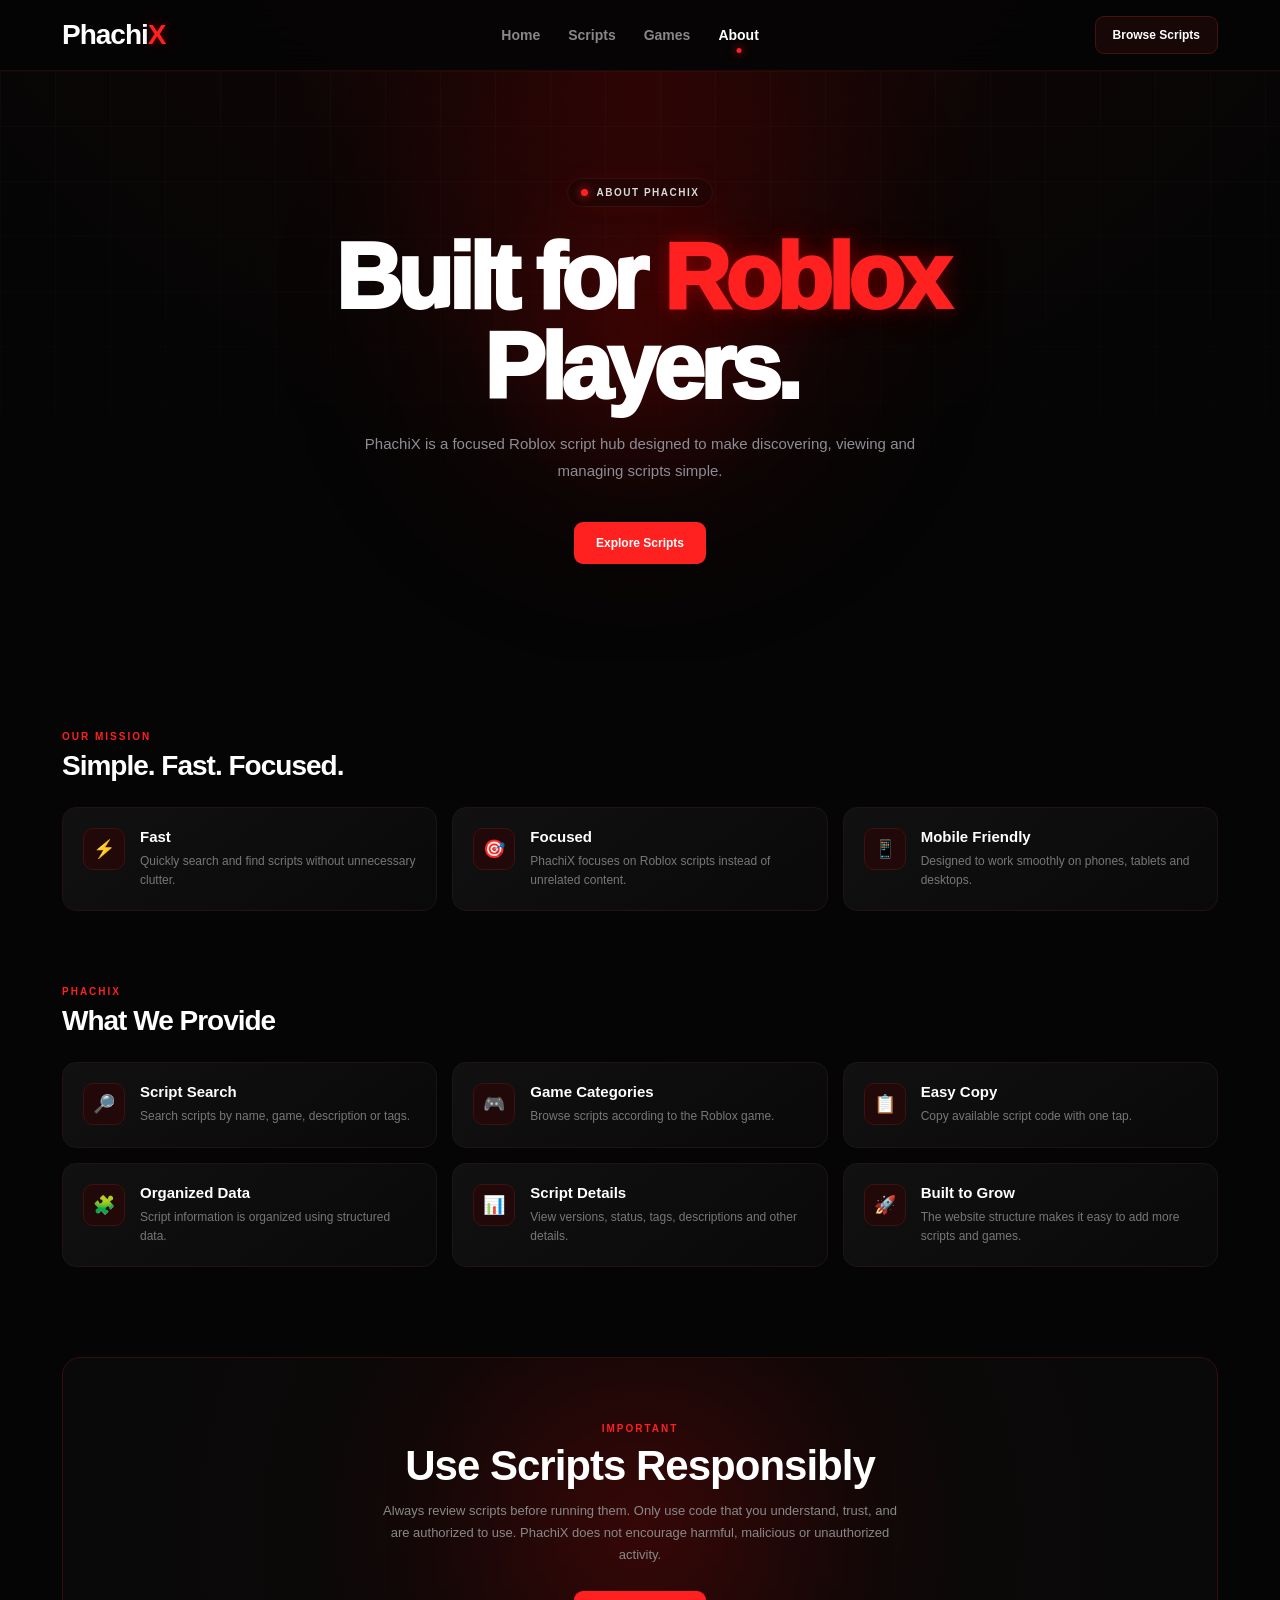
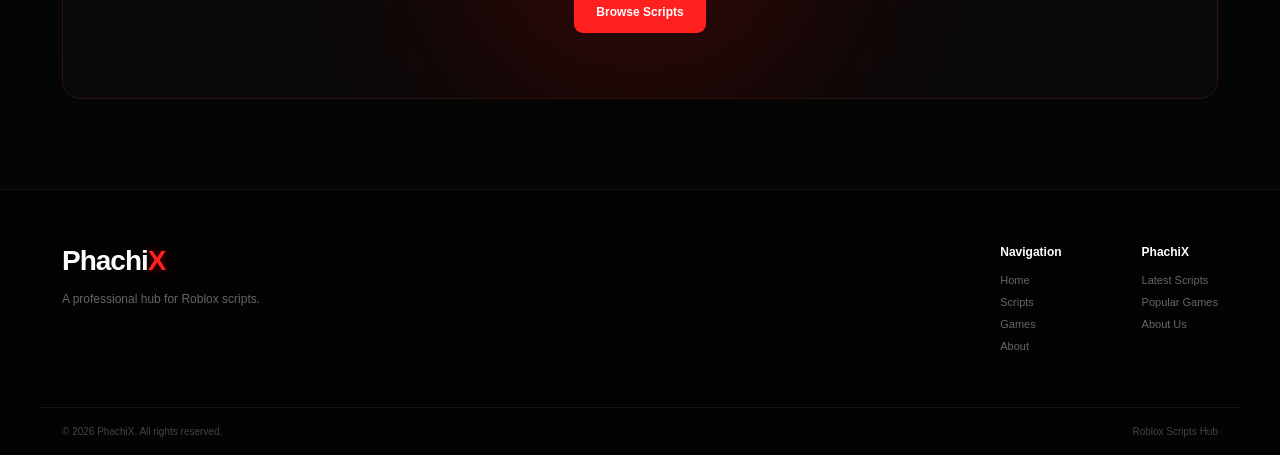
<file: about.html>
<!DOCTYPE html>
<html lang="en">

<head>

    <meta charset="UTF-8">

    <meta
        name="viewport"
        content="width=device-width, initial-scale=1.0"
    >

    <meta
        name="theme-color"
        content="#050505"
    >

    <meta
        name="description"
        content="Learn more about PhachiX, a Roblox scripts hub."
    >

    <title>PhachiX | About</title>

    <link
        rel="stylesheet"
        href="style.css"
    >

</head>


<body>


    <!-- =========================
         HEADER
    ========================== -->

    <header class="header">

        <div class="nav">

            <a
                href="index.html"
                class="logo"
            >
                Phachi<span>X</span>
            </a>


            <nav class="nav-links">

                <a href="index.html">
                    Home
                </a>

                <a href="index.html#scripts">
                    Scripts
                </a>

                <a href="index.html#games">
                    Games
                </a>

                <a
                    href="about.html"
                    class="active"
                >
                    About
                </a>

            </nav>


            <a
                href="index.html#scripts"
                class="nav-button"
            >
                Browse Scripts
            </a>

        </div>

    </header>


    <!-- =========================
         MAIN
    ========================== -->

    <main>


        <!-- =========================
             ABOUT HERO
        ========================== -->

        <section class="hero">

            <div class="hero-glow"></div>


            <div class="hero-content">

                <div class="hero-badge">

                    <span class="pulse"></span>

                    ABOUT PHACHIX

                </div>


                <h1>

                    Built for
                    <span>
                        Roblox
                    </span>
                    Players.

                </h1>


                <p>

                    PhachiX is a focused Roblox
                    script hub designed to make
                    discovering, viewing and
                    managing scripts simple.

                </p>


                <a
                    href="index.html#scripts"
                    class="cta-button"
                >
                    Explore Scripts
                </a>

            </div>

        </section>


        <!-- =========================
             ABOUT CONTENT
        ========================== -->

        <div class="container">


            <!-- =========================
                 MISSION
            ========================== -->

            <section
                class="featured"
            >

                <div class="section-heading">

                    <div>

                        <span class="eyebrow">
                            OUR MISSION
                        </span>

                        <h2>
                            Simple. Fast. Focused.
                        </h2>

                    </div>

                </div>


                <div
                    class="feature-grid"
                >


                    <article
                        class="feature-card"
                    >

                        <div class="feature-icon">
                            ⚡
                        </div>

                        <div>

                            <h3>
                                Fast
                            </h3>

                            <p>

                                Quickly search and
                                find scripts without
                                unnecessary clutter.

                            </p>

                        </div>

                    </article>


                    <article
                        class="feature-card"
                    >

                        <div class="feature-icon">
                            🎯
                        </div>

                        <div>

                            <h3>
                                Focused
                            </h3>

                            <p>

                                PhachiX focuses on
                                Roblox scripts
                                instead of unrelated
                                content.

                            </p>

                        </div>

                    </article>


                    <article
                        class="feature-card"
                    >

                        <div class="feature-icon">
                            📱
                        </div>

                        <div>

                            <h3>
                                Mobile Friendly
                            </h3>

                            <p>

                                Designed to work
                                smoothly on phones,
                                tablets and desktops.

                            </p>

                        </div>

                    </article>


                </div>

            </section>


            <!-- =========================
                 WHAT WE PROVIDE
            ========================== -->

            <section
                class="featured"
            >

                <div class="section-heading">

                    <div>

                        <span class="eyebrow">
                            PHACHIX
                        </span>

                        <h2>
                            What We Provide
                        </h2>

                    </div>

                </div>


                <div
                    class="feature-grid"
                >


                    <article
                        class="feature-card"
                    >

                        <div class="feature-icon">
                            🔎
                        </div>

                        <div>

                            <h3>
                                Script Search
                            </h3>

                            <p>

                                Search scripts by
                                name, game,
                                description or tags.

                            </p>

                        </div>

                    </article>


                    <article
                        class="feature-card"
                    >

                        <div class="feature-icon">
                            🎮
                        </div>

                        <div>

                            <h3>
                                Game Categories
                            </h3>

                            <p>

                                Browse scripts
                                according to the
                                Roblox game.

                            </p>

                        </div>

                    </article>


                    <article
                        class="feature-card"
                    >

                        <div class="feature-icon">
                            📋
                        </div>

                        <div>

                            <h3>
                                Easy Copy
                            </h3>

                            <p>

                                Copy available
                                script code with
                                one tap.

                            </p>

                        </div>

                    </article>


                    <article
                        class="feature-card"
                    >

                        <div class="feature-icon">
                            🧩
                        </div>

                        <div>

                            <h3>
                                Organized Data
                            </h3>

                            <p>

                                Script information
                                is organized using
                                structured data.

                            </p>

                        </div>

                    </article>


                    <article
                        class="feature-card"
                    >

                        <div class="feature-icon">
                            📊
                        </div>

                        <div>

                            <h3>
                                Script Details
                            </h3>

                            <p>

                                View versions,
                                status, tags,
                                descriptions and
                                other details.

                            </p>

                        </div>

                    </article>


                    <article
                        class="feature-card"
                    >

                        <div class="feature-icon">
                            🚀
                        </div>

                        <div>

                            <h3>
                                Built to Grow
                            </h3>

                            <p>

                                The website structure
                                makes it easy to add
                                more scripts and games.

                            </p>

                        </div>

                    </article>


                </div>

            </section>


            <!-- =========================
                 NOTICE
            ========================== -->

            <section
                class="cta"
            >

                <div class="cta-glow"></div>


                <div class="cta-content">

                    <span class="eyebrow">
                        IMPORTANT
                    </span>


                    <h2>
                        Use Scripts Responsibly
                    </h2>


                    <p>

                        Always review scripts before
                        running them. Only use code
                        that you understand, trust,
                        and are authorized to use.
                        PhachiX does not encourage
                        harmful, malicious or
                        unauthorized activity.

                    </p>


                    <a
                        href="index.html#scripts"
                        class="cta-button"
                    >
                        Browse Scripts
                    </a>

                </div>

            </section>


        </div>

    </main>


    <!-- =========================
         FOOTER
    ========================== -->

    <footer class="footer">

        <div class="footer-main">


            <div class="footer-brand">

                <a
                    href="index.html"
                    class="logo"
                >
                    Phachi<span>X</span>
                </a>


                <p>

                    A professional hub for
                    Roblox scripts.

                </p>

            </div>


            <div class="footer-links">


                <div>

                    <h4>
                        Navigation
                    </h4>

                    <a href="index.html">
                        Home
                    </a>

                    <a href="index.html#scripts">
                        Scripts
                    </a>

                    <a href="index.html#games">
                        Games
                    </a>

                    <a href="about.html">
                        About
                    </a>

                </div>


                <div>

                    <h4>
                        PhachiX
                    </h4>

                    <a href="index.html#scripts">
                        Latest Scripts
                    </a>

                    <a href="index.html#games">
                        Popular Games
                    </a>

                    <a href="about.html">
                        About Us
                    </a>

                </div>


            </div>

        </div>


        <div class="footer-bottom">

            <span>
                © 2026 PhachiX. All rights reserved.
            </span>

            <span>
                Roblox Scripts Hub
            </span>

        </div>

    </footer>


</body>

</html>
</file>
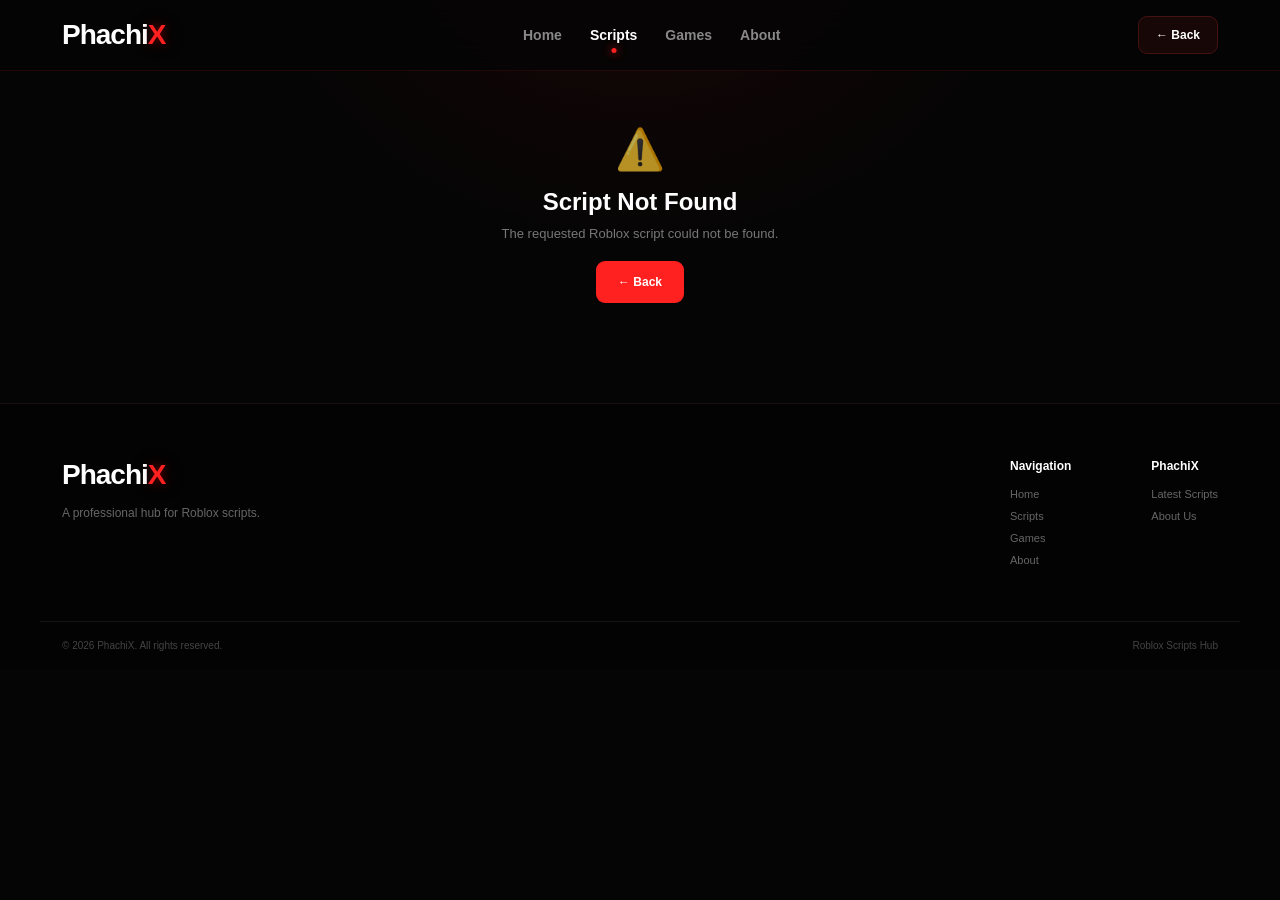
<file: script.html>
<!DOCTYPE html>
<html lang="en">

<head>
    <meta charset="UTF-8">

    <meta
        name="viewport"
        content="width=device-width, initial-scale=1.0"
    >

    <meta
        name="theme-color"
        content="#050505"
    >

    <meta
        name="description"
        content="View Roblox script details on PhachiX."
    >

    <title>PhachiX | Script</title>

    <link
        rel="stylesheet"
        href="style.css"
    >
</head>

<body>

<header class="header">

    <div class="nav">

        <a
            href="index.html"
            class="logo"
        >
            Phachi<span>X</span>
        </a>

        <nav class="nav-links">

            <a href="index.html">
                Home
            </a>

            <a
                href="index.html#scripts"
                class="active"
            >
                Scripts
            </a>

            <a href="index.html#games">
                Games
            </a>

            <a href="about.html">
                About
            </a>

        </nav>

        <button
            id="backButton"
            class="nav-button"
            type="button"
        >
            ← Back
        </button>

    </div>

</header>


<main class="script-page">

    <!-- Loading -->

    <div
        id="loading"
        class="loading-card"
    >

        <div class="loader"></div>

        <p>
            Loading script...
        </p>

    </div>


    <!-- Script Content -->

    <div
        id="scriptContent"
        style="display:none;"
    >

        <!-- Breadcrumb -->

        <div
            style="
                margin-bottom:18px;
                color:#666;
                font-size:11px;
            "
        >

            <a
                href="index.html"
                style="
                    color:#888;
                    text-decoration:none;
                "
            >
                Home
            </a>

            <span>/</span>

            <a
                href="index.html#scripts"
                style="
                    color:#888;
                    text-decoration:none;
                "
            >
                Scripts
            </a>

            <span>/</span>

            <span
                id="breadcrumbName"
                style="color:#aaa;"
            >
                Script
            </span>

        </div>


        <!-- Header -->

        <section class="script-header">

            <div>

                <div
                    id="game"
                    class="game"
                >
                    Roblox
                </div>

                <h1 id="name">
                    Script Name
                </h1>

                <p id="description">
                    Script description.
                </p>

            </div>


            <div
                id="status"
                class="status"
            >
                ● WORKING
            </div>

        </section>


        <!-- Info -->

        <div class="info">

            <span id="version">
                Version 1.0.0
            </span>

            <span id="views">
                👁 0
            </span>

            <span id="updated">
                Updated recently
            </span>

        </div>


        <!-- Tags -->

        <div
            id="tags"
            class="tags"
        ></div>


        <!-- Page Link -->

        <section
            class="code-box"
            style="margin-bottom:18px;"
        >

            <div class="code-top">

                <span>
                    Page Link
                </span>

                <button
                    id="copyPageLink"
                    type="button"
                >
                    Copy Link
                </button>

            </div>

            <div
                style="
                    padding:15px;
                    color:#777;
                    font-family:monospace;
                    font-size:11px;
                    word-break:break-all;
                "
                id="pageLink"
            >
                Loading page link...
            </div>

        </section>


        <!-- Script Code -->

        <section class="code-box">

            <div class="code-top">

                <span>
                    Script Code
                </span>

                <button
                    id="copyButton"
                    type="button"
                >
                    Copy Script
                </button>

            </div>

            <pre><code id="code"></code></pre>

        </section>


        <!-- Notice -->

        <div
            style="
                margin-top:18px;
                padding:15px 17px;
                border:1px solid #261717;
                border-radius:10px;
                background:#0b0909;
                color:#666;
                font-size:11px;
                line-height:1.7;
            "
        >

            <strong>
                PhachiX Notice:
            </strong>

            Always review scripts before running
            them. Only use scripts you trust and
            are authorized to use.

        </div>


        <!-- Bottom Buttons -->

        <div
            style="
                margin-top:25px;
                display:flex;
                justify-content:center;
                gap:10px;
                flex-wrap:wrap;
            "
        >

            <button
                id="bottomBack"
                type="button"
                class="cta-button"
                style="border:0;cursor:pointer;"
            >
                ← Back
            </button>

            <button
                id="bottomCopyLink"
                type="button"
                class="cta-button"
                style="border:0;cursor:pointer;"
            >
                🔗 Copy Page Link
            </button>

        </div>

    </div>


    <!-- Error -->

    <section
        id="error"
        style="display:none;text-align:center;"
    >

        <div class="empty-icon">
            ⚠️
        </div>

        <h2>
            Script Not Found
        </h2>

        <p
            style="
                margin:10px 0 20px;
                color:#777;
                font-size:13px;
            "
        >
            The requested Roblox script
            could not be found.
        </p>

        <button
            id="errorBack"
            type="button"
            class="cta-button"
            style="border:0;cursor:pointer;"
        >
            ← Back
        </button>

    </section>

</main>


<footer class="footer">

    <div class="footer-main">

        <div class="footer-brand">

            <a
                href="index.html"
                class="logo"
            >
                Phachi<span>X</span>
            </a>

            <p>
                A professional hub for
                Roblox scripts.
            </p>

        </div>


        <div class="footer-links">

            <div>

                <h4>
                    Navigation
                </h4>

                <a href="index.html">
                    Home
                </a>

                <a href="index.html#scripts">
                    Scripts
                </a>

                <a href="index.html#games">
                    Games
                </a>

                <a href="about.html">
                    About
                </a>

            </div>


            <div>

                <h4>
                    PhachiX
                </h4>

                <a href="index.html#scripts">
                    Latest Scripts
                </a>

                <a href="about.html">
                    About Us
                </a>

            </div>

        </div>

    </div>


    <div class="footer-bottom">

        <span>
            © 2026 PhachiX.
            All rights reserved.
        </span>

        <span>
            Roblox Scripts Hub
        </span>

    </div>

</footer>


<script>

"use strict";


/* =========================================
   ELEMENTS
========================================= */

const loading =
    document.getElementById("loading");

const content =
    document.getElementById("scriptContent");

const error =
    document.getElementById("error");

const nameElement =
    document.getElementById("name");

const gameElement =
    document.getElementById("game");

const descriptionElement =
    document.getElementById("description");

const statusElement =
    document.getElementById("status");

const versionElement =
    document.getElementById("version");

const viewsElement =
    document.getElementById("views");

const updatedElement =
    document.getElementById("updated");

const tagsElement =
    document.getElementById("tags");

const codeElement =
    document.getElementById("code");

const copyButton =
    document.getElementById("copyButton");

const copyPageLink =
    document.getElementById("copyPageLink");

const bottomCopyLink =
    document.getElementById("bottomCopyLink");

const pageLink =
    document.getElementById("pageLink");

const breadcrumbName =
    document.getElementById("breadcrumbName");

const backButton =
    document.getElementById("backButton");

const bottomBack =
    document.getElementById("bottomBack");

const errorBack =
    document.getElementById("errorBack");


/* =========================================
   URL
========================================= */

const params =
    new URLSearchParams(
        window.location.search
    );

const scriptID =
    params.get("id");


/* =========================================
   BACK FUNCTION
========================================= */

function goBack(){

    /*
       First try browser history.
       If there is no useful history,
       go to the scripts page.
    */

    if(
        document.referrer &&
        window.history.length > 1
    ){

        window.history.back();

    }else{

        window.location.href =
            "index.html#scripts";

    }

}


/* =========================================
   BACK BUTTONS
========================================= */

backButton.addEventListener(
    "click",
    goBack
);

bottomBack.addEventListener(
    "click",
    goBack
);

errorBack.addEventListener(
    "click",
    goBack
);


/* =========================================
   LOAD SCRIPT
========================================= */

async function loadScript(){

    try{

        if(!scriptID){

            throw new Error(
                "Missing script ID"
            );

        }


        const response =
            await fetch(
                "data/scripts.json",
                {
                    cache:"no-store"
                }
            );


        if(!response.ok){

            throw new Error(
                "JSON file not found"
            );

        }


        const data =
            await response.json();


        const scripts =
            Array.isArray(data.scripts)
                ? data.scripts
                : [];


        const script =
            scripts.find(
                item =>
                    String(item.id) ===
                    String(scriptID)
            );


        if(!script){

            throw new Error(
                "Script not found"
            );

        }


        /* =================================
           PAGE TITLE
        ================================= */

        document.title =
            "PhachiX | " +
            (script.name || "Script");


        /* =================================
           BASIC DATA
        ================================= */

        nameElement.textContent =
            script.name ||
            "Unnamed Script";

        breadcrumbName.textContent =
            script.name ||
            "Script";

        gameElement.textContent =
            script.game ||
            "Roblox";

        descriptionElement.textContent =
            script.description ||
            "No description available.";

        statusElement.textContent =
            "● " +
            (
                script.status ||
                "UNKNOWN"
            );

        versionElement.textContent =
            "Version " +
            (
                script.version ||
                "1.0.0"
            );


        /* =================================
           VIEWS
        ================================= */

        const views =
            Number(script.views) || 0;

        viewsElement.textContent =
            "👁 " +
            formatNumber(views);


        /* =================================
           UPDATED
        ================================= */

        updatedElement.textContent =
            script.updated
                ? "Updated " +
                  script.updated
                : "Updated recently";


        /* =================================
           TAGS
        ================================= */

        tagsElement.innerHTML = "";

        const tags =
            Array.isArray(script.tags)
                ? script.tags
                : [];


        tags.forEach(tag => {

            const element =
                document.createElement(
                    "span"
                );

            element.className =
                "tag";

            element.textContent =
                tag;

            tagsElement.appendChild(
                element
            );

        });


        /* =================================
           SCRIPT CODE
        ================================= */

        const scriptCode =
            script.code || "";


        codeElement.textContent =
            scriptCode ||
            "-- No script code available.";


        /* =================================
           PAGE LINK
        ================================= */

        const currentPage =
            window.location.href;


        pageLink.textContent =
            currentPage;


        /* =================================
           COPY SCRIPT
        ================================= */

        copyButton.onclick =
            async function(){

                if(!scriptCode){

                    showButtonMessage(
                        copyButton,
                        "No Code"
                    );

                    return;

                }


                const success =
                    await copyText(
                        scriptCode
                    );


                if(success){

                    showButtonMessage(
                        copyButton,
                        "Copied ✓"
                    );

                }else{

                    showButtonMessage(
                        copyButton,
                        "Copy Failed"
                    );

                }

            };


        /* =================================
           COPY PAGE LINK
        ================================= */

        copyPageLink.onclick =
            async function(){

                const success =
                    await copyText(
                        currentPage
                    );


                if(success){

                    showButtonMessage(
                        copyPageLink,
                        "Copied ✓"
                    );

                }else{

                    showButtonMessage(
                        copyPageLink,
                        "Copy Failed"
                    );

                }

            };


        bottomCopyLink.onclick =
            async function(){

                const success =
                    await copyText(
                        currentPage
                    );


                if(success){

                    showButtonMessage(
                        bottomCopyLink,
                        "Copied ✓"
                    );

                }else{

                    showButtonMessage(
                        bottomCopyLink,
                        "Copy Failed"
                    );

                }

            };


        /* =================================
           SHOW PAGE
        ================================= */

        loading.style.display =
            "none";

        content.style.display =
            "block";

        error.style.display =
            "none";

    }

    catch(loadError){

        console.error(
            "PhachiX:",
            loadError
        );

        loading.style.display =
            "none";

        content.style.display =
            "none";

        error.style.display =
            "block";

    }

}


/* =========================================
   COPY TEXT
========================================= */

async function copyText(text){

    if(!text){
        return false;
    }


    try{

        if(
            navigator.clipboard &&
            window.isSecureContext
        ){

            await navigator.clipboard.writeText(
                text
            );

            return true;

        }


        /* Fallback for some mobile browsers */

        const textarea =
            document.createElement(
                "textarea"
            );

        textarea.value =
            text;

        textarea.style.position =
            "fixed";

        textarea.style.left =
            "-9999px";

        textarea.style.top =
            "0";

        document.body.appendChild(
            textarea
        );

        textarea.focus();

        textarea.select();

        const copied =
            document.execCommand(
                "copy"
            );

        textarea.remove();

        return copied;

    }

    catch(error){

        console.error(
            "Copy error:",
            error
        );

        return false;

    }

}


/* =========================================
   BUTTON MESSAGE
========================================= */

function showButtonMessage(
    button,
    message
){

    const oldText =
        button.textContent;


    button.textContent =
        message;


    if(message === "Copied ✓"){

        button.style.background =
            "#168a4b";

    }


    setTimeout(()=>{

        button.textContent =
            oldText;

        button.style.background =
            "";

    },1600);

}


/* =========================================
   NUMBER FORMAT
========================================= */

function formatNumber(number){

    if(number >= 1000000){

        return (
            number / 1000000
        )
        .toFixed(1)
        .replace(".0","")
        + "M";

    }


    if(number >= 1000){

        return (
            number / 1000
        )
        .toFixed(1)
        .replace(".0","")
        + "K";

    }


    return String(number);

}


/* =========================================
   START
========================================= */

loadScript();

</script>

</body>
</html>
</file>
<file: style.css>
*{
    margin:0;
    padding:0;
    box-sizing:border-box;
}

:root{
    --bg:#050505;
    --bg2:#090909;
    --card:#0d0d0f;
    --card2:#111113;

    --red:#ff2020;
    --red2:#ff3b3b;
    --red-dark:#5f0909;

    --border:#251010;

    --text:#ffffff;
    --muted:#8d8d94;
    --muted2:#5d5d63;

    --green:#42e88b;
}

html{
    scroll-behavior:smooth;
}

body{
    background:
        radial-gradient(
            circle at 50% -20%,
            rgba(255,20,20,.10),
            transparent 35%
        ),
        var(--bg);

    color:var(--text);

    font-family:
        Arial,
        Helvetica,
        sans-serif;

    min-height:100vh;

    overflow-x:hidden;
}

a{
    color:inherit;
}

button,
input{
    font:inherit;
}


/* =========================================
   HEADER
========================================= */

.header{
    position:sticky;
    top:0;
    z-index:999;

    background:
        rgba(5,5,5,.86);

    border-bottom:
        1px solid rgba(255,30,30,.12);

    backdrop-filter:blur(18px);
    -webkit-backdrop-filter:blur(18px);
}

.nav{
    width:100%;
    max-width:1200px;

    min-height:70px;

    margin:auto;
    padding:0 22px;

    display:flex;
    align-items:center;
    justify-content:space-between;

    gap:25px;
}

.logo{
    text-decoration:none;

    font-size:28px;
    font-weight:900;

    letter-spacing:-1px;

    white-space:nowrap;
}

.logo span{
    color:var(--red);

    text-shadow:
        0 0 10px rgba(255,0,0,.4),
        0 0 30px rgba(255,0,0,.15);
}

.nav-links{
    display:flex;
    align-items:center;
    justify-content:center;

    gap:28px;
}

.nav-links a{
    position:relative;

    color:#888;

    text-decoration:none;

    font-size:14px;
    font-weight:600;

    transition:.25s;
}

.nav-links a:hover,
.nav-links a.active{
    color:#fff;
}

.nav-links a.active::after{
    content:"";

    position:absolute;

    left:50%;
    bottom:-10px;

    width:5px;
    height:5px;

    transform:translateX(-50%);

    border-radius:50%;

    background:var(--red);

    box-shadow:
        0 0 10px var(--red);
}

.nav-button{
    text-decoration:none;

    padding:11px 17px;

    border:
        1px solid #451111;

    border-radius:9px;

    background:#170707;

    color:#fff;

    font-size:12px;
    font-weight:700;

    transition:.25s;
}

.nav-button:hover{
    background:var(--red);

    border-color:var(--red);

    box-shadow:
        0 0 22px rgba(255,0,0,.22);
}


/* =========================================
   HERO
========================================= */

.hero{
    position:relative;

    min-height:590px;

    display:flex;
    align-items:center;
    justify-content:center;

    padding:
        90px 20px 80px;

    overflow:hidden;

    text-align:center;

    background:
        radial-gradient(
            circle at 50% 45%,
            rgba(150,0,0,.20),
            transparent 24%
        ),
        radial-gradient(
            circle at 50% 0%,
            rgba(255,0,0,.10),
            transparent 40%
        );
}

.hero::before{
    content:"";

    position:absolute;
    inset:0;

    background-image:
        linear-gradient(
            rgba(255,255,255,.025) 1px,
            transparent 1px
        ),
        linear-gradient(
            90deg,
            rgba(255,255,255,.025) 1px,
            transparent 1px
        );

    background-size:55px 55px;

    mask-image:
        linear-gradient(
            to bottom,
            black,
            transparent
        );

    pointer-events:none;
}

.hero-glow{
    position:absolute;

    width:420px;
    height:420px;

    left:50%;
    top:40%;

    transform:
        translate(-50%,-50%);

    border-radius:50%;

    background:
        rgba(255,0,0,.08);

    filter:blur(90px);

    pointer-events:none;
}

.hero-content{
    position:relative;
    z-index:2;

    width:100%;
    max-width:850px;
}

.hero-badge{
    display:inline-flex;

    align-items:center;
    gap:9px;

    padding:8px 13px;

    border:
        1px solid #351010;

    border-radius:30px;

    background:
        rgba(30,5,5,.7);

    color:#d9d9d9;

    font-size:10px;
    font-weight:800;

    letter-spacing:1.5px;

    box-shadow:
        0 0 25px rgba(255,0,0,.05);
}

.pulse{
    width:7px;
    height:7px;

    border-radius:50%;

    background:var(--red);

    box-shadow:
        0 0 10px var(--red);
}

.hero h1{
    max-width:900px;

    margin:
        25px auto 18px;

    font-size:
        clamp(50px,8vw,92px);

    line-height:.98;

    letter-spacing:-5px;

    font-weight:950;
}

.hero h1 span{
    color:var(--red);

    text-shadow:
        0 0 18px rgba(255,0,0,.32),
        0 0 50px rgba(255,0,0,.12);
}

.hero p{
    max-width:620px;

    margin:
        0 auto 30px;

    color:var(--muted);

    font-size:15px;

    line-height:1.8;
}


/* =========================================
   SEARCH
========================================= */

.hero-search{
    width:100%;
    max-width:720px;

    min-height:58px;

    margin:auto;

    display:flex;
    align-items:center;

    background:
        rgba(10,10,10,.92);

    border:
        1px solid #351313;

    border-radius:13px;

    box-shadow:
        0 0 0 4px rgba(255,0,0,.025),
        0 15px 45px rgba(0,0,0,.35);

    overflow:hidden;

    transition:.25s;
}

.hero-search:focus-within{
    border-color:#771515;

    box-shadow:
        0 0 0 4px rgba(255,0,0,.05),
        0 0 35px rgba(255,0,0,.08);
}

.search-icon{
    padding-left:18px;

    color:#777;

    font-size:24px;
}

.hero-search input{
    flex:1;

    min-width:0;

    height:58px;

    padding:
        0 15px;

    outline:none;
    border:0;

    background:transparent;

    color:#fff;

    font-size:14px;
}

.hero-search input::placeholder{
    color:#626267;
}

.hero-search button{
    height:44px;

    margin-right:7px;

    padding:
        0 22px;

    border:0;

    border-radius:9px;

    background:var(--red);

    color:#fff;

    font-size:12px;
    font-weight:800;

    cursor:pointer;

    transition:.25s;
}

.hero-search button:hover{
    background:var(--red2);

    box-shadow:
        0 0 20px rgba(255,0,0,.25);
}


/* =========================================
   STATS
========================================= */

.hero-stats{
    margin:
        32px auto 0;

    display:flex;

    align-items:center;
    justify-content:center;

    gap:25px;
}

.stat{
    display:flex;

    flex-direction:column;

    gap:5px;
}

.stat strong{
    font-size:20px;
}

.stat span{
    color:#666;

    font-size:10px;
    font-weight:700;

    letter-spacing:1px;

    text-transform:uppercase;
}

.stat-divider{
    width:1px;
    height:30px;

    background:#292929;
}


/* =========================================
   CONTAINER
========================================= */

.container{
    width:100%;
    max-width:1200px;

    margin:auto;

    padding:
        70px 22px;
}


/* =========================================
   SECTION HEADINGS
========================================= */

.section-heading{
    display:flex;

    align-items:flex-end;
    justify-content:space-between;

    gap:20px;

    margin-bottom:25px;
}

.eyebrow{
    display:block;

    margin-bottom:8px;

    color:var(--red);

    font-size:10px;
    font-weight:900;

    letter-spacing:2px;
}

.section-heading h2{
    font-size:28px;

    letter-spacing:-1px;
}

.view-all{
    color:#999;

    text-decoration:none;

    font-size:12px;
    font-weight:700;

    transition:.2s;
}

.view-all:hover{
    color:var(--red);
}


/* =========================================
   FEATURED
========================================= */

.featured{
    margin-bottom:75px;
}

.feature-grid{
    display:grid;

    grid-template-columns:
        repeat(3,minmax(0,1fr));

    gap:15px;
}

.feature-card{
    display:flex;

    align-items:flex-start;

    gap:15px;

    padding:20px;

    background:
        linear-gradient(
            145deg,
            #111,
            #090909
        );

    border:
        1px solid #211313;

    border-radius:14px;

    transition:.25s;
}

.feature-card:hover{
    transform:
        translateY(-4px);

    border-color:#521313;

    box-shadow:
        0 15px 35px rgba(0,0,0,.3);
}

.feature-icon{
    flex-shrink:0;

    width:42px;
    height:42px;

    display:flex;

    align-items:center;
    justify-content:center;

    border-radius:10px;

    background:#210909;

    border:
        1px solid #411010;

    font-size:18px;
}

.feature-card h3{
    margin-bottom:7px;

    font-size:15px;
}

.feature-card p{
    color:#777;

    font-size:12px;

    line-height:1.6;
}


/* =========================================
   GAMES
========================================= */

.games-section{
    margin-bottom:70px;
}

.categories{
    display:flex;

    gap:9px;

    overflow-x:auto;

    padding:
        2px 2px 10px;
}

.categories::-webkit-scrollbar{
    height:4px;
}

.categories::-webkit-scrollbar-track{
    background:#0b0b0b;
}

.categories::-webkit-scrollbar-thumb{
    background:#381010;

    border-radius:20px;
}

.category{
    flex-shrink:0;

    padding:
        10px 16px;

    border:
        1px solid #281313;

    border-radius:30px;

    background:#0c0c0c;

    color:#888;

    cursor:pointer;

    font-size:11px;
    font-weight:700;

    transition:.2s;
}

.category:hover{
    color:#fff;

    border-color:#691414;

    background:#180707;
}

.category.active{
    color:#fff;

    background:var(--red);

    border-color:var(--red);

    box-shadow:
        0 0 18px rgba(255,0,0,.14);
}


/* =========================================
   SCRIPT GRID
========================================= */

.scripts-section{
    scroll-margin-top:90px;
}

.script-count{
    color:#666;

    font-size:11px;
    font-weight:700;
}

.script-grid{
    display:grid;

    grid-template-columns:
        repeat(3,minmax(0,1fr));

    gap:17px;
}


/* =========================================
   SCRIPT CARD
========================================= */

.card{
    position:relative;

    overflow:hidden;

    padding:20px;

    background:
        linear-gradient(
            145deg,
            #121011,
            #090909
        );

    border:
        1px solid #241414;

    border-radius:15px;

    transition:
        transform .25s,
        border-color .25s,
        box-shadow .25s;
}

.card:hover{
    transform:
        translateY(-5px);

    border-color:#691414;

    box-shadow:
        0 18px 45px rgba(0,0,0,.4),
        0 0 25px rgba(255,0,0,.04);
}

.card::before{
    content:"";

    position:absolute;

    top:0;
    left:12%;
    right:12%;

    height:1px;

    background:
        linear-gradient(
            90deg,
            transparent,
            var(--red),
            transparent
        );

    opacity:.55;
}

.card-top{
    display:flex;

    align-items:center;
    justify-content:space-between;

    gap:10px;

    margin-bottom:17px;
}

.icon{
    width:45px;
    height:45px;

    display:flex;

    align-items:center;
    justify-content:center;

    border-radius:11px;

    background:#210909;

    border:
        1px solid #421010;

    font-size:20px;
}

.status{
    padding:
        6px 9px;

    border:
        1px solid #123b25;

    border-radius:20px;

    background:#081a10;

    color:var(--green);

    font-size:9px;
    font-weight:900;

    white-space:nowrap;
}

.card h3{
    margin-bottom:8px;

    font-size:17px;

    letter-spacing:-.3px;
}

.card p{
    min-height:42px;

    color:#777;

    font-size:12px;

    line-height:1.65;
}

.tags{
    display:flex;

    flex-wrap:wrap;

    gap:6px;

    margin:
        15px 0;
}

.tag{
    padding:
        6px 8px;

    border:
        1px solid #242424;

    border-radius:6px;

    background:#111;

    color:#888;

    font-size:10px;
}

.actions{
    display:flex;

    gap:8px;
}

.script-link,
.copy{
    flex:1;

    min-width:0;

    min-height:38px;

    display:flex;

    align-items:center;
    justify-content:center;

    padding:8px;

    border-radius:8px;

    font-size:11px;
    font-weight:800;

    cursor:pointer;

    transition:.2s;
}

.script-link{
    border:
        1px solid #321313;

    background:#111;

    color:#fff;

    text-decoration:none;
}

.script-link:hover{
    background:#1b0707;

    border-color:#691414;
}

.copy{
    border:0;

    background:var(--red);

    color:#fff;
}

.copy:hover{
    background:var(--red2);

    box-shadow:
        0 0 18px rgba(255,0,0,.18);
}


/* =========================================
   LOADING
========================================= */

.loading-card{
    grid-column:1/-1;

    min-height:250px;

    display:flex;

    align-items:center;
    justify-content:center;

    flex-direction:column;

    gap:15px;

    border:
        1px solid #1c1010;

    border-radius:15px;

    background:#090909;

    color:#666;
}

.loader{
    width:34px;
    height:34px;

    border:
        3px solid #241010;

    border-top-color:
        var(--red);

    border-radius:50%;

    animation:
        spin .8s linear infinite;
}

@keyframes spin{
    to{
        transform:rotate(360deg);
    }
}


/* =========================================
   EMPTY STATE
========================================= */

.empty-state{
    padding:
        80px 20px;

    text-align:center;
}

.empty-icon{
    font-size:40px;

    margin-bottom:15px;

    opacity:.7;
}

.empty-state h2{
    margin-bottom:8px;

    font-size:24px;
}

.empty-state p{
    margin-bottom:20px;

    color:#777;

    font-size:13px;
}

.clear-button{
    padding:
        11px 18px;

    border:0;

    border-radius:8px;

    background:var(--red);

    color:#fff;

    font-size:11px;
    font-weight:800;

    cursor:pointer;
}


/* =========================================
   CTA
========================================= */

.cta{
    position:relative;

    overflow:hidden;

    margin-top:90px;

    padding:
        65px 25px;

    text-align:center;

    border:
        1px solid #321010;

    border-radius:18px;

    background:
        radial-gradient(
            circle at center,
            #260808,
            #0b0808 55%,
            #090909
        );
}

.cta-glow{
    position:absolute;

    width:250px;
    height:250px;

    left:50%;
    top:50%;

    transform:
        translate(-50%,-50%);

    background:
        rgba(255,0,0,.08);

    filter:blur(70px);

    pointer-events:none;
}

.cta-content{
    position:relative;

    z-index:2;
}

.cta h2{
    margin-bottom:10px;

    font-size:
        clamp(28px,5vw,42px);

    letter-spacing:-1px;
}

.cta p{
    max-width:520px;

    margin:
        0 auto 25px;

    color:#888;

    font-size:13px;

    line-height:1.7;
}

.cta-button{
    display:inline-flex;

    align-items:center;
    justify-content:center;

    min-height:42px;

    padding:
        0 22px;

    border-radius:9px;

    background:var(--red);

    color:#fff;

    text-decoration:none;

    font-size:12px;
    font-weight:800;

    transition:.2s;
}

.cta-button:hover{
    background:var(--red2);

    box-shadow:
        0 0 25px rgba(255,0,0,.2);
}


/* =========================================
   FOOTER
========================================= */

.footer{
    margin-top:20px;

    border-top:
        1px solid #1b1010;

    background:#030303;
}

.footer-main{
    width:100%;
    max-width:1200px;

    margin:auto;

    padding:
        55px 22px;

    display:flex;

    justify-content:space-between;

    gap:50px;
}

.footer-brand{
    max-width:300px;
}

.footer-brand p{
    margin-top:12px;

    color:#666;

    font-size:12px;

    line-height:1.7;
}

.footer-links{
    display:flex;

    gap:80px;
}

.footer-links div{
    display:flex;

    flex-direction:column;

    gap:10px;
}

.footer-links h4{
    margin-bottom:5px;

    font-size:12px;
}

.footer-links a{
    color:#666;

    text-decoration:none;

    font-size:11px;

    transition:.2s;
}

.footer-links a:hover{
    color:var(--red);
}

.footer-bottom{
    width:100%;
    max-width:1200px;

    margin:auto;

    padding:
        18px 22px;

    display:flex;

    justify-content:space-between;

    gap:20px;

    border-top:
        1px solid #151515;

    color:#444;

    font-size:10px;
}


/* =========================================
   SCRIPT DETAIL PAGE
========================================= */

.script-page{
    width:100%;

    max-width:1050px;

    margin:auto;

    padding:
        55px 22px 80px;
}

.script-page .loading-card{
    width:100%;
}

.script-header{
    position:relative;

    overflow:hidden;

    display:flex;

    align-items:flex-start;

    justify-content:space-between;

    gap:30px;

    padding:
        30px;

    margin-bottom:18px;

    background:
        linear-gradient(
            145deg,
            #121011,
            #090909
        );

    border:
        1px solid #241414;

    border-radius:15px;
}

.script-header::after{
    content:"";

    position:absolute;

    width:260px;
    height:260px;

    right:-120px;
    top:-140px;

    border-radius:50%;

    background:
        rgba(255,0,0,.08);

    filter:blur(60px);

    pointer-events:none;
}

.script-header > div{
    position:relative;

    z-index:2;
}

.script-header .status{
    position:relative;

    z-index:3;
}

.game{
    margin-bottom:10px;

    color:var(--red);

    text-transform:uppercase;

    letter-spacing:1.5px;

    font-size:10px;
    font-weight:900;
}

.script-header h1{
    margin-bottom:10px;

    font-size:
        clamp(28px,5vw,48px);

    line-height:1.05;

    letter-spacing:-2px;
}

.script-header p{
    max-width:700px;

    color:#777;

    font-size:13px;

    line-height:1.7;
}

.info{
    display:flex;

    flex-wrap:wrap;

    gap:8px;

    margin-bottom:15px;
}

.info span{
    padding:
        8px 11px;

    border:
        1px solid #242424;

    border-radius:7px;

    background:#0d0d0d;

    color:#777;

    font-size:10px;
}

.script-page .tags{
    margin-bottom:18px;
}

.code-box{
    position:relative;

    overflow:hidden;

    border:
        1px solid #241414;

    border-radius:15px;

    background:#070707;

    box-shadow:
        0 20px 60px rgba(0,0,0,.35);
}

.code-box::before{
    content:"";

    position:absolute;

    top:0;
    left:15%;
    right:15%;

    height:1px;

    background:
        linear-gradient(
            90deg,
            transparent,
            #ff2020,
            transparent
        );

    opacity:.6;
}

.code-top{
    position:relative;

    z-index:2;

    display:flex;

    align-items:center;

    justify-content:space-between;

    gap:15px;

    padding:
        14px 16px;

    border-bottom:
        1px solid #1b1111;

    background:#0c0c0c;

    color:#aaa;

    font-size:11px;
    font-weight:800;
}

.code-top span::before{
    content:"●";

    margin-right:7px;

    color:#ff2020;

    font-size:8px;
}

.code-top button{
    min-height:34px;

    padding:
        0 13px;

    border:0;

    border-radius:7px;

    background:var(--red);

    color:#fff;

    font-size:10px;
    font-weight:800;

    cursor:pointer;

    transition:.2s;
}

.code-top button:hover{
    background:var(--red2);

    box-shadow:
        0 0 18px rgba(255,0,0,.2);
}

.code-box pre{
    margin:0;

    padding:
        22px;

    min-height:250px;

    overflow:auto;

    color:#d7d7d7;

    font-family:
        Consolas,
        Monaco,
        "Courier New",
        monospace;

    font-size:12px;

    line-height:1.7;

    white-space:pre-wrap;

    word-break:break-word;

    scrollbar-color:
        #3b1111
        #060606;

    scrollbar-width:thin;
}

.code-box code{
    font-family:inherit;
}


/* =========================================
   SELECTION
========================================= */

::selection{
    background:#ff2020;

    color:#fff;
}


/* =========================================
   SCROLLBAR
========================================= */

::-webkit-scrollbar{
    width:8px;
}

::-webkit-scrollbar-track{
    background:#050505;
}

::-webkit-scrollbar-thumb{
    background:#321010;

    border-radius:20px;
}

::-webkit-scrollbar-thumb:hover{
    background:#5b1515;
}


/* =========================================
   FOCUS
========================================= */

button:focus-visible,
a:focus-visible,
input:focus-visible{
    outline:
        2px solid #ff2020;

    outline-offset:3px;
}


/* =========================================
   LOGO GLOW
========================================= */

.logo:hover span{
    text-shadow:
        0 0 12px rgba(255,0,0,.65),
        0 0 30px rgba(255,0,0,.25);
}


/* =========================================
   ABOUT PAGE
========================================= */

.hero .cta-button{
    margin-top:8px;
}


/* =========================================
   TABLET
========================================= */

@media(max-width:900px){

    .nav{
        min-height:64px;
    }

    .nav-links{
        gap:17px;
    }

    .nav-button{
        display:none;
    }

    .feature-grid{
        grid-template-columns:1fr;
    }

    .script-grid{
        grid-template-columns:
            repeat(2,minmax(0,1fr));
    }

    .script-header{
        padding:25px;
    }
}


/* =========================================
   MOBILE
========================================= */

@media(max-width:650px){

    .header{
        position:sticky;
    }

    .nav{
        padding:
            0 15px;
    }

    .logo{
        font-size:24px;
    }

    .nav-links{
        display:none;
    }

    .hero{
        min-height:540px;

        padding:
            70px 15px;
    }

    .hero h1{
        font-size:
            clamp(46px,15vw,65px);

        letter-spacing:-3px;
    }

    .hero p{
        font-size:13px;
    }

    .hero-search{
        min-height:54px;
    }

    .hero-search input{
        height:54px;

        font-size:12px;
    }

    .hero-search button{
        height:40px;

        padding:
            0 14px;
    }

    .search-icon{
        display:none;
    }

    .hero-stats{
        gap:17px;
    }

    .stat strong{
        font-size:17px;
    }

    .stat span{
        font-size:8px;
    }

    .container{
        padding:
            50px 15px;
    }

    .section-heading h2{
        font-size:23px;
    }

    .script-grid{
        grid-template-columns:1fr;
    }

    .card{
        padding:18px;
    }

    .footer-main{
        flex-direction:column;

        padding:
            40px 15px;
    }

    .footer-links{
        gap:55px;
    }

    .footer-bottom{
        padding:
            16px 15px;

        flex-direction:column;

        gap:8px;
    }


    /* Script page */

    .script-page{
        padding:
            30px 15px 60px;
    }

    .script-header{
        display:block;

        padding:18px;

        margin-bottom:15px;
    }

    .script-header .status{
        display:inline-block;

        margin-top:15px;
    }

    .script-header h1{
        font-size:24px;

        line-height:1.2;
    }

    .script-header p{
        font-size:12px;
    }

    .info{
        gap:7px;
    }

    .info span{
        font-size:10px;

        padding:
            7px 9px;
    }

    .script-page .tags{
        margin:
            12px 0 15px;
    }

    .code-box{
        border-radius:12px;
    }

    .code-top{
        padding:12px;
    }

    .code-top span{
        font-size:11px;
    }

    .code-top button{
        min-height:32px;

        padding:
            0 10px;
    }

    .code-box pre{
        padding:15px;

        min-height:220px;

        font-size:11px;

        line-height:1.65;
    }
}


/* =========================================
   SMALL PHONES
========================================= */

@media(max-width:390px){

    .hero{
        min-height:520px;
    }

    .hero h1{
        font-size:45px;
    }

    .hero-search button{
        padding:
            0 11px;
    }

    .actions{
        flex-direction:column;
    }

    .script-link,
    .copy{
        width:100%;
    }

    .footer-links{
        gap:30px;
    }

    .script-page{
        padding-left:12px;
        padding-right:12px;
    }

    .script-header{
        padding:16px;
    }

    .script-header h1{
        font-size:22px;
    }

    .info{
        display:grid;

        grid-template-columns:
            repeat(2,1fr);
    }

    .info span{
        text-align:center;
    }

    .code-box pre{
        font-size:10px;
    }
}


/* =========================================
   PRINT
========================================= */

@media print{

    .header,
    .footer,
    .nav,
    .code-top button,
    .cta{
        display:none !important;
    }

    body{
        background:#fff;

        color:#000;
    }

    .script-page{
        max-width:none;
    }

    .code-box{
        border:
            1px solid #ccc;

        box-shadow:none;
    }

    pre{
        color:#000 !important;

        background:#fff !important;
    }
}


/* =========================================
   REDUCED MOTION
========================================= */

@media(prefers-reduced-motion:reduce){

    html{
        scroll-behavior:auto;
    }

    *,
    *::before,
    *::after{
        animation-duration:
            .01ms !important;

        animation-iteration-count:
            1 !important;

        transition-duration:
            .01ms !important;
    }
}
</file>
